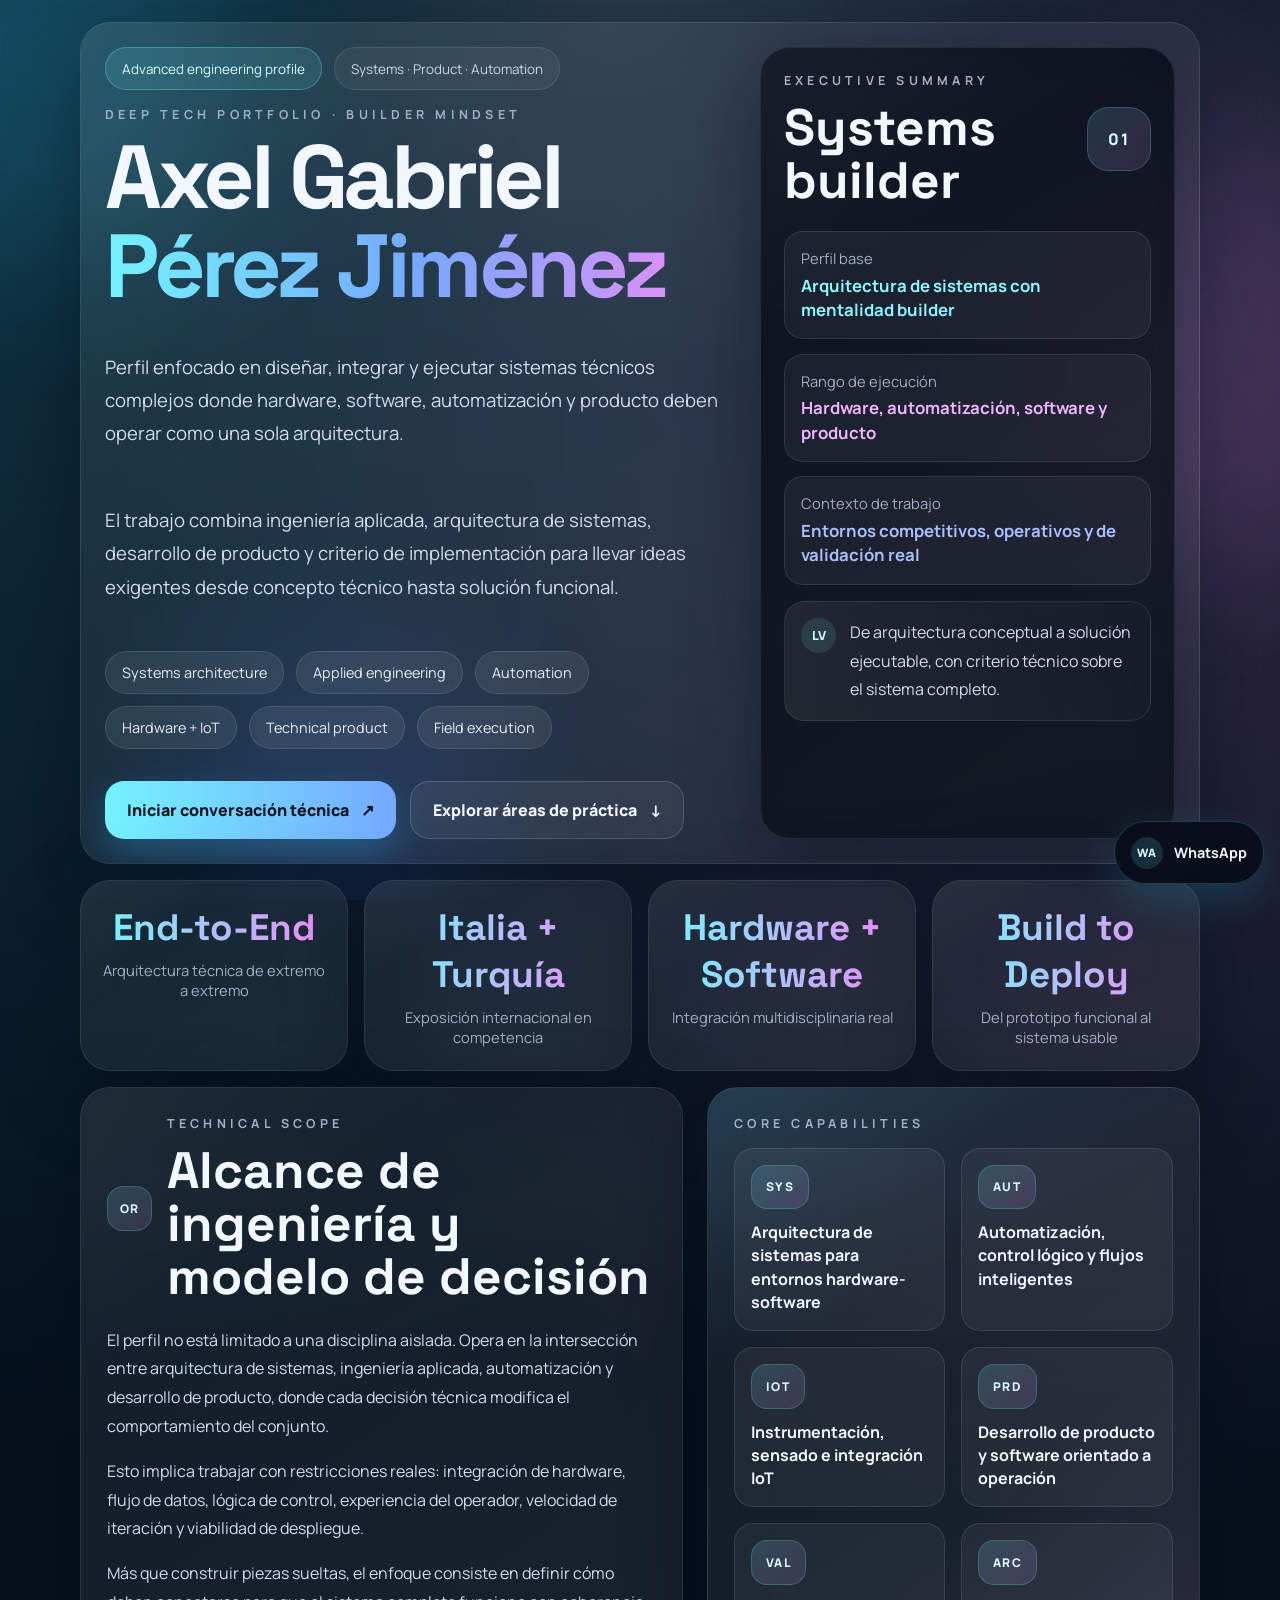
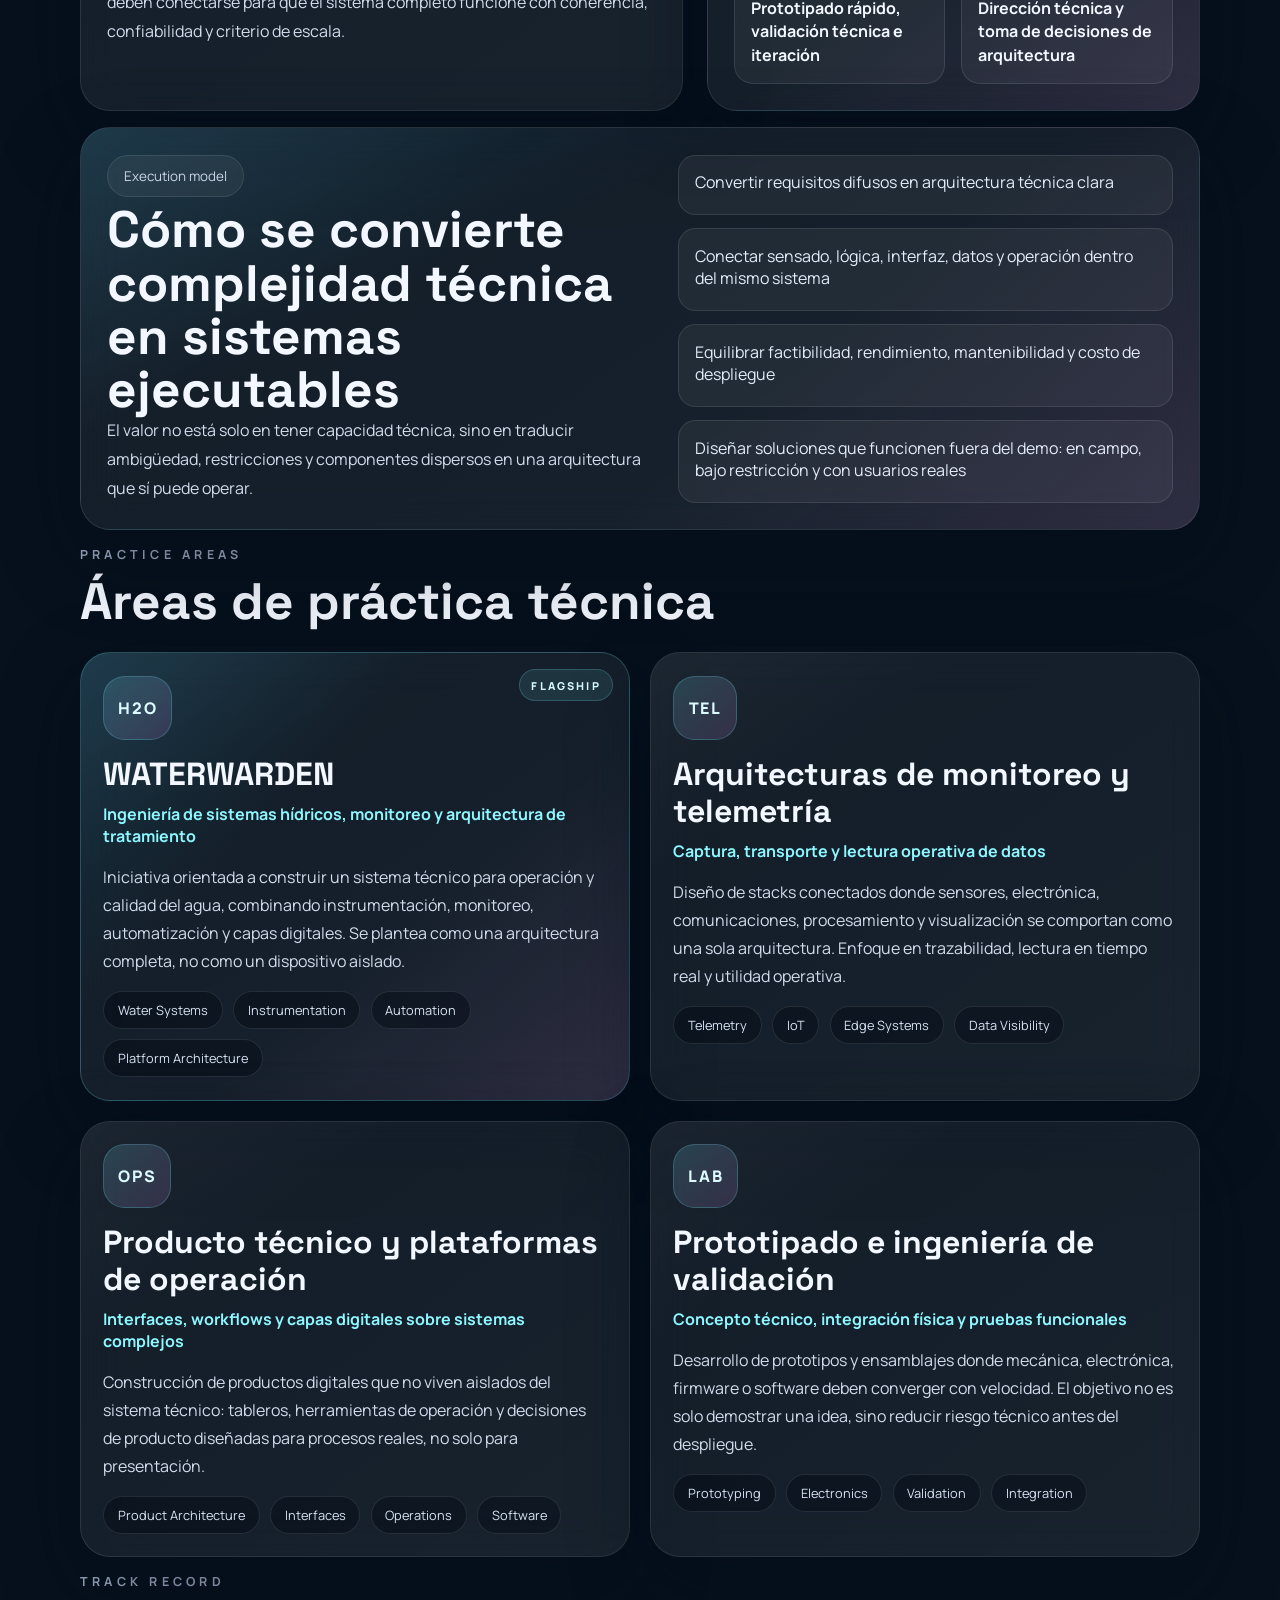
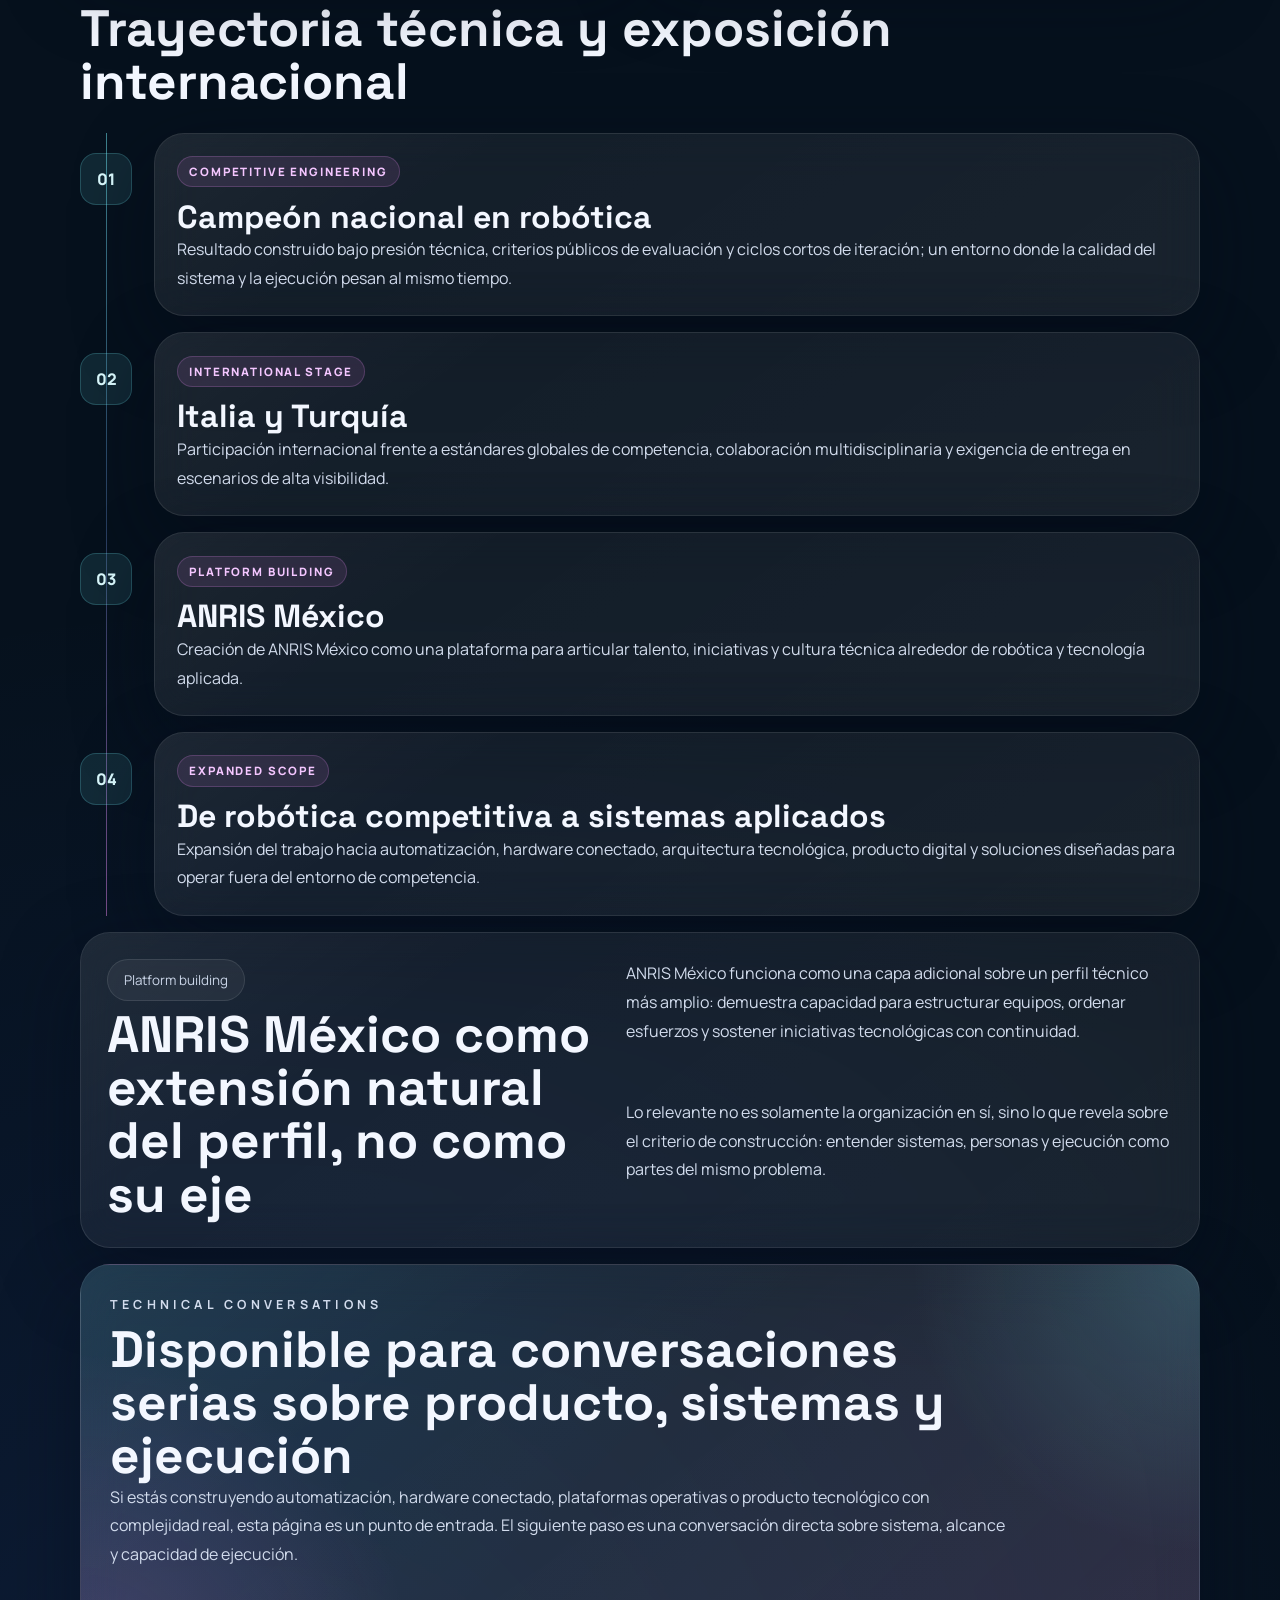
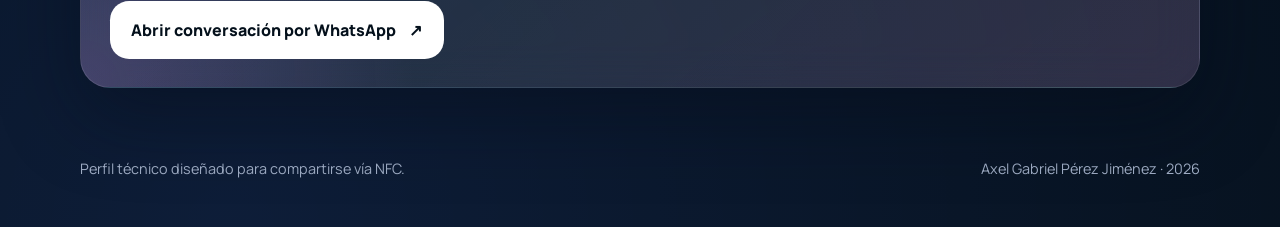
<file: public/index.html>
<!DOCTYPE html>
<html lang="es">
  <head>
    <meta charset="UTF-8" />
    <meta name="viewport" content="width=device-width, initial-scale=1.0" />
    <title>Axel Gabriel P&eacute;rez Jim&eacute;nez | Advanced Engineering Portfolio</title>
    <meta
      name="description"
      content="Portafolio profesional de Axel Gabriel P&eacute;rez Jim&eacute;nez. Arquitectura de sistemas, automatizaci&oacute;n, hardware conectado, producto t&eacute;cnico y ejecuci&oacute;n de soluciones reales."
    />
    <meta name="theme-color" content="#06111d" />
    <meta property="og:title" content="Axel Gabriel P&eacute;rez Jim&eacute;nez | Advanced Engineering Portfolio" />
    <meta
      property="og:description"
      content="Perfil t&eacute;cnico con enfoque en sistemas complejos, automatizaci&oacute;n, hardware, IoT, desarrollo de producto y ejecuci&oacute;n avanzada."
    />
    <meta property="og:type" content="website" />
    <meta property="og:image" content="./assets/og-image.svg" />
    <meta name="twitter:card" content="summary_large_image" />
    <meta name="twitter:title" content="Axel Gabriel P&eacute;rez Jim&eacute;nez | Advanced Engineering Portfolio" />
    <meta
      name="twitter:description"
      content="Advanced engineering profile con arquitectura de sistemas, producto t&eacute;cnico, automatizaci&oacute;n y soluciones reales."
    />
    <meta name="twitter:image" content="./assets/og-image.svg" />
    <link rel="icon" href="./assets/favicon.svg" type="image/svg+xml" />
    <link rel="manifest" href="./site.webmanifest" />
    <link rel="preconnect" href="https://fonts.googleapis.com" />
    <link rel="preconnect" href="https://fonts.gstatic.com" crossorigin />
    <link
      href="https://fonts.googleapis.com/css2?family=Manrope:wght@400;500;600;700;800&family=Space+Grotesk:wght@500;700&display=swap"
      rel="stylesheet"
    />
    <link rel="stylesheet" href="./assets/styles.css" />
    <script type="application/ld+json">
      {
        "@context": "https://schema.org",
        "@type": "Person",
        "name": "Axel Gabriel P\u00e9rez Jim\u00e9nez",
        "jobTitle": "Ingeniero de sistemas y arquitecto tecnol\u00f3gico",
        "description": "Perfil profesional orientado a arquitectura de sistemas, automatizaci\u00f3n, hardware conectado, desarrollo de producto y ejecuci\u00f3n t\u00e9cnica real.",
        "telephone": "+52 844 495 6004"
      }
    </script>
    <script defer src="./assets/app.js"></script>
  </head>
  <body>
    <a class="skip-link" href="#contenido">Saltar al contenido</a>

    <div class="background-layer" aria-hidden="true">
      <div class="orb orb-cyan"></div>
      <div class="orb orb-pink"></div>
      <div class="orb orb-blue"></div>
      <div class="grid-overlay"></div>
      <div class="spotlight-overlay"></div>
    </div>

    <a
      class="floating-whatsapp"
      data-whatsapp-link
      href="#"
      target="_blank"
      rel="noopener noreferrer"
      aria-label="Contactar a Axel Gabriel P&eacute;rez Jim&eacute;nez por WhatsApp"
    >
      <span class="floating-whatsapp__icon" aria-hidden="true">WA</span>
      <span class="floating-whatsapp__text">WhatsApp</span>
    </a>

    <main id="contenido" class="site-shell">
      <section class="section section-top">
        <div class="hero panel reveal">
          <div class="hero__inner">
            <div class="hero__copy">
              <div class="hero__eyebrows">
                <span class="pill pill-highlight">Advanced engineering profile</span>
                <span class="pill pill-muted">Systems &middot; Product &middot; Automation</span>
              </div>

              <p class="micro-label">Deep tech portfolio &middot; Builder mindset</p>
              <h1 class="hero__title">
                Axel Gabriel
                <span>P&eacute;rez Jim&eacute;nez</span>
              </h1>

              <div class="hero__text">
                <p>
                  Perfil enfocado en dise&ntilde;ar, integrar y ejecutar sistemas t&eacute;cnicos complejos donde hardware,
                  software, automatizaci&oacute;n y producto deben operar como una sola arquitectura.
                </p>
                <p>
                  El trabajo combina ingenier&iacute;a aplicada, arquitectura de sistemas, desarrollo de producto y criterio de
                  implementaci&oacute;n para llevar ideas exigentes desde concepto t&eacute;cnico hasta soluci&oacute;n funcional.
                </p>
              </div>

              <ul id="hero-tags" class="tag-list" aria-label="Capacidades principales"></ul>

              <div class="hero__actions">
                <a
                  class="button button-primary"
                  data-whatsapp-link
                  href="#"
                  target="_blank"
                  rel="noopener noreferrer"
                >
                  <span>Iniciar conversaci&oacute;n t&eacute;cnica</span>
                  <span aria-hidden="true">↗</span>
                </a>
                <a class="button button-secondary" href="#proyectos">
                  <span>Explorar &aacute;reas de pr&aacute;ctica</span>
                  <span aria-hidden="true">↓</span>
                </a>
              </div>
            </div>

            <aside class="hero__card panel panel-dark reveal reveal-delay-1" aria-label="Resumen ejecutivo t&eacute;cnico">
              <div class="hero-card__header">
                <div>
                  <p class="micro-label">Executive summary</p>
                  <h2>Systems builder</h2>
                </div>
                <div class="token-badge token-badge-large">01</div>
              </div>

              <ul id="profile-highlights" class="profile-list"></ul>

              <div class="quote-box">
                <span class="quote-box__token" aria-hidden="true">LV</span>
                <p>
                  De arquitectura conceptual a soluci&oacute;n ejecutable, con criterio t&eacute;cnico sobre el sistema completo.
                </p>
              </div>
            </aside>
          </div>
        </div>
      </section>

      <section class="section">
        <ul id="stats-grid" class="stats-grid" aria-label="Se&ntilde;ales clave del perfil"></ul>
      </section>

      <section class="section section-split">
        <article class="panel panel-padded reveal" aria-labelledby="alcance-tecnico">
          <div class="section-heading-inline">
            <div class="token-badge">OR</div>
            <div>
              <p class="micro-label">Technical scope</p>
              <h2 id="alcance-tecnico">Alcance de ingenier&iacute;a y modelo de decisi&oacute;n</h2>
            </div>
          </div>

          <div class="body-copy">
            <p>
              El perfil no est&aacute; limitado a una disciplina aislada. Opera en la intersecci&oacute;n entre arquitectura de
              sistemas, ingenier&iacute;a aplicada, automatizaci&oacute;n y desarrollo de producto, donde cada decisi&oacute;n t&eacute;cnica
              modifica el comportamiento del conjunto.
            </p>
            <p>
              Esto implica trabajar con restricciones reales: integraci&oacute;n de hardware, flujo de datos, l&oacute;gica de
              control, experiencia del operador, velocidad de iteraci&oacute;n y viabilidad de despliegue.
            </p>
            <p>
              M&aacute;s que construir piezas sueltas, el enfoque consiste en definir c&oacute;mo deben conectarse para que el
              sistema completo funcione con coherencia, confiabilidad y criterio de escala.
            </p>
          </div>
        </article>

        <aside class="panel panel-accent panel-padded reveal reveal-delay-1" aria-labelledby="capacidades-core">
          <p class="micro-label">Core capabilities</p>
          <h2 id="capacidades-core" class="visually-hidden">Capacidades principales</h2>
          <ul id="strengths-grid" class="strengths-grid" aria-label="Capacidades principales"></ul>
        </aside>
      </section>

      <section class="section">
        <article class="panel panel-accent panel-wide reveal" aria-labelledby="modelo-ejecucion">
          <div class="panel-wide__intro">
            <span class="pill pill-muted">Execution model</span>
            <h2 id="modelo-ejecucion">C&oacute;mo se convierte complejidad t&eacute;cnica en sistemas ejecutables</h2>
            <p>
              El valor no est&aacute; solo en tener capacidad t&eacute;cnica, sino en traducir ambig&uuml;edad, restricciones y
              componentes dispersos en una arquitectura que s&iacute; puede operar.
            </p>
          </div>

          <ul id="impact-grid" class="impact-grid" aria-label="Modelo de ejecuci&oacute;n"></ul>
        </article>
      </section>

      <section id="proyectos" class="section" aria-labelledby="titulo-practica">
        <header class="section-header">
          <p class="micro-label">Practice areas</p>
          <h2 id="titulo-practica">&Aacute;reas de pr&aacute;ctica t&eacute;cnica</h2>
        </header>

        <ul id="projects-grid" class="projects-grid" aria-label="Portafolio profesional"></ul>
      </section>

      <section class="section" aria-labelledby="titulo-trayectoria">
        <header class="section-header">
          <p class="micro-label">Track record</p>
          <h2 id="titulo-trayectoria">Trayectoria t&eacute;cnica y exposici&oacute;n internacional</h2>
        </header>

        <ol id="timeline" class="timeline" aria-label="Trayectoria profesional"></ol>
      </section>

      <section class="section">
        <article class="panel reveal" aria-labelledby="platform-building">
          <div class="section-split__content">
            <div>
              <span class="pill pill-muted">Platform building</span>
              <h2 id="platform-building">ANRIS M&eacute;xico como extensi&oacute;n natural del perfil, no como su eje</h2>
            </div>

            <div class="body-copy">
              <p>
                ANRIS M&eacute;xico funciona como una capa adicional sobre un perfil t&eacute;cnico m&aacute;s amplio: demuestra capacidad
                para estructurar equipos, ordenar esfuerzos y sostener iniciativas tecnol&oacute;gicas con continuidad.
              </p>
              <p>
                Lo relevante no es solamente la organizaci&oacute;n en s&iacute;, sino lo que revela sobre el criterio de
                construcci&oacute;n: entender sistemas, personas y ejecuci&oacute;n como partes del mismo problema.
              </p>
            </div>
          </div>
        </article>
      </section>

      <section class="section section-bottom">
        <article class="cta panel panel-cta reveal" aria-labelledby="contacto-tecnico">
          <div class="cta__content">
            <p class="micro-label">Technical conversations</p>
            <h2 id="contacto-tecnico">Disponible para conversaciones serias sobre producto, sistemas y ejecuci&oacute;n</h2>
            <p>
              Si est&aacute;s construyendo automatizaci&oacute;n, hardware conectado, plataformas operativas o producto tecnol&oacute;gico
              con complejidad real, esta p&aacute;gina es un punto de entrada. El siguiente paso es una conversaci&oacute;n directa
              sobre sistema, alcance y capacidad de ejecuci&oacute;n.
            </p>

            <div class="hero__actions">
              <a
                class="button button-light"
                data-whatsapp-link
                href="#"
                target="_blank"
                rel="noopener noreferrer"
              >
                <span>Abrir conversaci&oacute;n por WhatsApp</span>
                <span aria-hidden="true">↗</span>
              </a>
            </div>
          </div>
        </article>
      </section>
    </main>

    <footer class="site-footer">
      <p>Perfil t&eacute;cnico dise&ntilde;ado para compartirse v&iacute;a NFC.</p>
      <p id="footer-year">Axel Gabriel P&eacute;rez Jim&eacute;nez</p>
    </footer>
  </body>
</html>
</file>
<file: public/assets/styles.css>
:root {
  --bg: #06111d;
  --bg-elevated: rgba(255, 255, 255, 0.06);
  --bg-strong: rgba(5, 10, 22, 0.8);
  --line: rgba(255, 255, 255, 0.1);
  --line-strong: rgba(255, 255, 255, 0.16);
  --text: #f3f7ff;
  --muted: #a1afc7;
  --cyan: #74f3ff;
  --blue: #76a9ff;
  --pink: #ef8cf7;
  --shadow: 0 28px 80px rgba(4, 10, 25, 0.45);
  --radius: 30px;
  --content-width: min(1120px, calc(100vw - 2rem));
}

* {
  box-sizing: border-box;
}

html {
  scroll-behavior: smooth;
}

body {
  margin: 0;
  min-height: 100vh;
  color: var(--text);
  background:
    radial-gradient(circle at top left, rgba(70, 211, 255, 0.18), transparent 28%),
    radial-gradient(circle at 92% 10%, rgba(239, 140, 247, 0.16), transparent 22%),
    radial-gradient(circle at 18% 100%, rgba(68, 118, 255, 0.12), transparent 24%),
    var(--bg);
  font-family: "Manrope", sans-serif;
  overflow-x: hidden;
}

body::selection {
  background: rgba(116, 243, 255, 0.28);
  color: white;
}

a {
  color: inherit;
  text-decoration: none;
}

button,
a,
input,
textarea,
select {
  -webkit-tap-highlight-color: transparent;
}

.skip-link {
  position: absolute;
  left: 1rem;
  top: -4rem;
  z-index: 200;
  padding: 0.9rem 1rem;
  border-radius: 999px;
  background: white;
  color: #05111d;
  font-weight: 800;
  transition: top 0.2s ease;
}

.skip-link:focus {
  top: 1rem;
}

.background-layer {
  position: fixed;
  inset: 0;
  pointer-events: none;
  overflow: hidden;
}

.orb {
  position: absolute;
  border-radius: 999px;
  filter: blur(80px);
  opacity: 0.8;
}

.orb-cyan {
  left: -8rem;
  top: -7rem;
  width: 24rem;
  height: 24rem;
  background: rgba(35, 221, 255, 0.18);
}

.orb-pink {
  right: -7rem;
  top: 7rem;
  width: 28rem;
  height: 28rem;
  background: rgba(239, 140, 247, 0.18);
}

.orb-blue {
  left: 12%;
  bottom: -5rem;
  width: 22rem;
  height: 22rem;
  background: rgba(68, 118, 255, 0.18);
}

.grid-overlay {
  position: absolute;
  inset: 0;
  opacity: 0.08;
  background-image:
    linear-gradient(rgba(255, 255, 255, 0.11) 1px, transparent 1px),
    linear-gradient(90deg, rgba(255, 255, 255, 0.11) 1px, transparent 1px);
  background-size: 42px 42px;
}

.spotlight-overlay {
  position: absolute;
  inset: 0;
  background: radial-gradient(circle at top, rgba(255, 255, 255, 0.08), transparent 36%);
}

.site-shell {
  position: relative;
  z-index: 1;
  width: var(--content-width);
  margin: 0 auto;
}

.section {
  padding: 1rem 0 0;
}

.section-top {
  padding-top: 1.4rem;
}

.section-bottom {
  padding-bottom: 3.5rem;
}

.section-split {
  display: grid;
  grid-template-columns: minmax(0, 1.1fr) minmax(0, 0.9fr);
  gap: 1.5rem;
}

.panel {
  position: relative;
  overflow: hidden;
  border: 1px solid var(--line);
  border-radius: var(--radius);
  background: var(--bg-elevated);
  box-shadow: var(--shadow);
  backdrop-filter: blur(22px);
}

.panel::before {
  content: "";
  position: absolute;
  inset: 0;
  pointer-events: none;
  background: linear-gradient(145deg, rgba(255, 255, 255, 0.04), transparent 28%, rgba(255, 255, 255, 0.02));
}

.panel-padded {
  padding: 1.65rem;
}

.panel-dark {
  background: var(--bg-strong);
}

.panel-accent {
  background:
    linear-gradient(155deg, rgba(36, 200, 255, 0.12), transparent 34%),
    linear-gradient(320deg, rgba(239, 140, 247, 0.1), transparent 38%),
    var(--bg-elevated);
}

.panel-wide {
  display: grid;
  grid-template-columns: minmax(0, 1.05fr) minmax(0, 0.95fr);
  gap: 1.5rem;
  padding: 1.65rem;
}

.panel-cta {
  background:
    radial-gradient(circle at right top, rgba(116, 243, 255, 0.18), transparent 24%),
    radial-gradient(circle at left bottom, rgba(239, 140, 247, 0.18), transparent 28%),
    linear-gradient(135deg, rgba(36, 200, 255, 0.1), rgba(255, 255, 255, 0.04) 48%, rgba(239, 140, 247, 0.1)),
    var(--bg-elevated);
}

.micro-label {
  margin: 0 0 0.75rem;
  color: var(--muted);
  font-size: 0.78rem;
  font-weight: 700;
  letter-spacing: 0.34em;
  text-transform: uppercase;
}

.pill {
  display: inline-flex;
  align-items: center;
  gap: 0.5rem;
  padding: 0.7rem 1rem;
  border-radius: 999px;
  border: 1px solid var(--line);
  font-size: 0.84rem;
  color: #c9d4e7;
  background: rgba(255, 255, 255, 0.06);
}

.pill-highlight {
  border-color: rgba(116, 243, 255, 0.3);
  background: rgba(116, 243, 255, 0.12);
  color: #d6fbff;
}

.pill-muted {
  background: rgba(255, 255, 255, 0.05);
}

.hero {
  padding: 1.5rem;
}

.hero__inner {
  position: relative;
  z-index: 1;
  display: grid;
  grid-template-columns: minmax(0, 1.2fr) minmax(320px, 0.8fr);
  gap: 2rem;
  align-items: stretch;
}

.hero__eyebrows {
  display: flex;
  flex-wrap: wrap;
  gap: 0.75rem;
  margin-bottom: 1rem;
}

.hero__title {
  margin: 0;
  font-family: "Space Grotesk", sans-serif;
  font-size: clamp(3rem, 9vw, 5.6rem);
  line-height: 0.94;
  letter-spacing: -0.05em;
}

.hero__title span {
  display: block;
  margin-top: 0.3rem;
  background: linear-gradient(90deg, var(--cyan), var(--blue), var(--pink));
  -webkit-background-clip: text;
  background-clip: text;
  color: transparent;
}

.hero__text {
  display: grid;
  gap: 1rem;
  max-width: 49rem;
  margin-top: 1.5rem;
  color: #d4dceb;
  font-size: clamp(1rem, 1.6vw, 1.16rem);
  line-height: 1.8;
}

.tag-list,
.stats-grid,
.strengths-grid,
.impact-grid,
.projects-grid,
.timeline,
.profile-list,
.project-card__tags {
  list-style: none;
  padding: 0;
  margin: 0;
}

.tag-list {
  display: flex;
  flex-wrap: wrap;
  gap: 0.75rem;
  margin-top: 1.75rem;
}

.tag-list__item {
  padding: 0.7rem 1rem;
  border-radius: 999px;
  border: 1px solid var(--line);
  background: rgba(255, 255, 255, 0.08);
  color: #e7edf8;
  font-size: 0.9rem;
}

.hero__actions {
  display: flex;
  flex-wrap: wrap;
  gap: 0.9rem;
  margin-top: 2rem;
}

.button {
  display: inline-flex;
  align-items: center;
  justify-content: center;
  gap: 0.8rem;
  min-height: 3.6rem;
  padding: 0.95rem 1.35rem;
  border-radius: 1.2rem;
  font-weight: 800;
  transition:
    transform 0.2s ease,
    background-color 0.2s ease,
    border-color 0.2s ease,
    box-shadow 0.2s ease;
}

.button:hover {
  transform: translateY(-1px);
}

.button-primary {
  color: #05111d;
  background: linear-gradient(90deg, var(--cyan), var(--blue));
  box-shadow: 0 16px 36px rgba(51, 182, 255, 0.28);
}

.button-secondary {
  border: 1px solid var(--line-strong);
  background: rgba(255, 255, 255, 0.06);
}

.button-light {
  color: #04101b;
  background: #ffffff;
}

.hero__card {
  padding: 1.45rem;
}

.hero-card__header {
  display: flex;
  align-items: center;
  justify-content: space-between;
  gap: 1rem;
  margin-bottom: 1.5rem;
}

.hero-card__header h2,
.section-header h2,
.section-heading-inline h2,
.panel-wide__intro h2,
.section-split__content h2,
.cta__content h2 {
  margin: 0.4rem 0 0;
  font-family: "Space Grotesk", sans-serif;
  font-size: clamp(1.7rem, 4vw, 3.2rem);
  line-height: 1.04;
}

.token-badge {
  display: inline-flex;
  align-items: center;
  justify-content: center;
  min-width: 2.8rem;
  height: 2.8rem;
  padding: 0 0.85rem;
  border-radius: 1rem;
  border: 1px solid rgba(116, 243, 255, 0.2);
  background: linear-gradient(135deg, rgba(116, 243, 255, 0.16), rgba(239, 140, 247, 0.14));
  color: #dcfbff;
  font-size: 0.75rem;
  font-weight: 800;
  letter-spacing: 0.12em;
  text-transform: uppercase;
}

.token-badge-large {
  min-width: 4rem;
  height: 4rem;
  border-radius: 1.35rem;
  font-size: 1rem;
}

.profile-list {
  display: grid;
  gap: 0.9rem;
}

.profile-list__item {
  padding: 1rem;
  border-radius: 1.2rem;
  border: 1px solid var(--line);
  background: rgba(255, 255, 255, 0.05);
}

.profile-list__title {
  margin: 0;
  color: var(--muted);
  font-size: 0.92rem;
}

.profile-list__value {
  margin: 0.35rem 0 0;
  font-size: 1.05rem;
  font-weight: 700;
  line-height: 1.45;
}

.profile-list__value--cyan {
  color: #8df7ff;
}

.profile-list__value--pink {
  color: #efb5ff;
}

.profile-list__value--blue {
  color: #a9bfff;
}

.quote-box {
  display: flex;
  gap: 0.85rem;
  align-items: flex-start;
  padding: 1rem;
  margin-top: 1rem;
  border-radius: 1.3rem;
  border: 1px solid var(--line);
  background: linear-gradient(90deg, rgba(255, 255, 255, 0.07), rgba(255, 255, 255, 0.02));
}

.quote-box__token {
  display: inline-flex;
  align-items: center;
  justify-content: center;
  width: 2.2rem;
  height: 2.2rem;
  border-radius: 999px;
  background: rgba(116, 243, 255, 0.12);
  color: #d6fbff;
  font-weight: 800;
  font-size: 0.78rem;
  flex: 0 0 auto;
}

.quote-box p,
.panel-wide__intro p,
.timeline__card p,
.body-copy p,
.cta__content p,
.not-found-copy {
  margin: 0;
  color: #d2dced;
  line-height: 1.8;
}

.stats-grid {
  display: grid;
  grid-template-columns: repeat(4, minmax(0, 1fr));
  gap: 1rem;
}

.stats-card {
  padding: 1.45rem 1.25rem;
  text-align: center;
}

.stats-card__value {
  margin: 0;
  font-family: "Space Grotesk", sans-serif;
  font-size: clamp(1.6rem, 3vw, 2.3rem);
  font-weight: 700;
  background: linear-gradient(90deg, var(--cyan), var(--pink));
  -webkit-background-clip: text;
  background-clip: text;
  color: transparent;
}

.stats-card__label {
  margin: 0.55rem 0 0;
  color: var(--muted);
  font-size: 0.92rem;
}

.section-heading-inline {
  display: flex;
  gap: 0.9rem;
  align-items: center;
  margin-bottom: 1.4rem;
}

.body-copy {
  display: grid;
  gap: 1rem;
}

.section-header {
  margin-bottom: 1.5rem;
}

.strengths-grid {
  display: grid;
  grid-template-columns: repeat(2, minmax(0, 1fr));
  gap: 1rem;
  margin-top: 1rem;
}

.strength-card {
  padding: 1rem;
  border-radius: 1.2rem;
  border: 1px solid var(--line);
  background: rgba(255, 255, 255, 0.05);
  transition: transform 0.22s ease, background-color 0.22s ease;
}

.strength-card:hover {
  transform: translateY(-2px);
  background: rgba(255, 255, 255, 0.08);
}

.strength-card .token-badge {
  margin-bottom: 0.75rem;
}

.strength-card p {
  margin: 0;
  font-weight: 700;
  line-height: 1.45;
}

.impact-grid {
  display: grid;
  gap: 0.85rem;
}

.impact-item {
  padding: 0.95rem 1rem;
  border-radius: 1.1rem;
  border: 1px solid var(--line);
  background: rgba(255, 255, 255, 0.05);
  color: #e4ecfa;
}

.projects-grid {
  display: grid;
  grid-template-columns: repeat(2, minmax(0, 1fr));
  gap: 1.25rem;
}

.project-card {
  padding: 1.4rem;
}

.project-card--featured {
  border-color: rgba(116, 243, 255, 0.22);
  background:
    linear-gradient(135deg, rgba(36, 200, 255, 0.13), transparent 36%),
    linear-gradient(320deg, rgba(239, 140, 247, 0.1), transparent 40%),
    rgba(255, 255, 255, 0.06);
}

.project-card__flag {
  position: absolute;
  top: 1rem;
  right: 1rem;
  padding: 0.45rem 0.7rem;
  border-radius: 999px;
  border: 1px solid rgba(116, 243, 255, 0.2);
  background: rgba(116, 243, 255, 0.1);
  color: #d7fbff;
  font-size: 0.68rem;
  font-weight: 800;
  letter-spacing: 0.2em;
  text-transform: uppercase;
}

.project-card__token {
  margin-bottom: 1rem;
}

.project-card h3,
.timeline__card h3,
.not-found-title {
  margin: 0;
  font-family: "Space Grotesk", sans-serif;
  font-size: clamp(1.4rem, 3vw, 2rem);
  line-height: 1.15;
}

.project-card__subtitle {
  margin: 0.65rem 0 0;
  color: #8df7ff;
  font-weight: 700;
}

.project-card__description {
  margin: 1rem 0 0;
  color: #d2dced;
  line-height: 1.75;
}

.project-card__tags {
  display: flex;
  flex-wrap: wrap;
  gap: 0.65rem;
  margin-top: 1rem;
}

.project-card__tag {
  padding: 0.56rem 0.85rem;
  border-radius: 999px;
  border: 1px solid var(--line);
  background: rgba(5, 12, 23, 0.55);
  color: #d8e2f4;
  font-size: 0.8rem;
}

.timeline {
  position: relative;
  display: grid;
  gap: 1rem;
}

.timeline::before {
  content: "";
  position: absolute;
  left: 1.65rem;
  top: 0;
  bottom: 0;
  width: 1px;
  background: linear-gradient(180deg, rgba(116, 243, 255, 0.5), rgba(118, 169, 255, 0.3), rgba(239, 140, 247, 0.5));
}

.timeline__item {
  position: relative;
  padding-left: 4.6rem;
}

.timeline__year {
  position: absolute;
  left: 0;
  top: 1.3rem;
  display: inline-flex;
  align-items: center;
  justify-content: center;
  width: 3.25rem;
  height: 3.25rem;
  border-radius: 1rem;
  border: 1px solid rgba(116, 243, 255, 0.2);
  background: rgba(116, 243, 255, 0.1);
  color: #dbfbff;
  font-weight: 800;
}

.timeline__card {
  padding: 1.4rem;
}

.timeline__header {
  display: flex;
  align-items: center;
  gap: 0.7rem;
  margin-bottom: 0.7rem;
}

.timeline__label {
  padding: 0.45rem 0.7rem;
  border-radius: 999px;
  border: 1px solid rgba(239, 140, 247, 0.2);
  background: rgba(239, 140, 247, 0.1);
  color: #f4c5ff;
  font-size: 0.72rem;
  font-weight: 800;
  letter-spacing: 0.16em;
  text-transform: uppercase;
}

.timeline__year-mobile {
  display: none;
  color: #d7fbff;
  font-size: 0.76rem;
  font-weight: 800;
  letter-spacing: 0.16em;
  text-transform: uppercase;
}

.section-split__content {
  display: grid;
  grid-template-columns: minmax(0, 0.95fr) minmax(0, 1.05fr);
  gap: 1.5rem;
  padding: 1.65rem;
}

.cta {
  padding: 1.8rem;
}

.cta__content {
  position: relative;
  z-index: 1;
  max-width: 56rem;
}

.site-footer {
  width: var(--content-width);
  margin: 0 auto;
  padding: 0 0 2.2rem;
  display: flex;
  flex-wrap: wrap;
  justify-content: space-between;
  gap: 0.75rem;
  color: var(--muted);
  font-size: 0.9rem;
}

.floating-whatsapp {
  position: fixed;
  right: 1rem;
  bottom: 1rem;
  z-index: 50;
  display: inline-flex;
  align-items: center;
  gap: 0.7rem;
  padding: 0.9rem 1rem;
  border-radius: 999px;
  border: 1px solid rgba(116, 243, 255, 0.2);
  background: rgba(5, 12, 23, 0.82);
  box-shadow: 0 16px 44px rgba(34, 211, 238, 0.18);
  backdrop-filter: blur(18px);
  transition: transform 0.2s ease, background-color 0.2s ease;
}

.floating-whatsapp:hover {
  transform: translateY(-1px);
  background: rgba(6, 18, 32, 0.92);
}

.floating-whatsapp__icon {
  display: inline-flex;
  align-items: center;
  justify-content: center;
  width: 2rem;
  height: 2rem;
  border-radius: 999px;
  background: rgba(116, 243, 255, 0.14);
  color: #d7fbff;
  font-size: 0.72rem;
  font-weight: 800;
  letter-spacing: 0.08em;
}

.floating-whatsapp__text {
  font-size: 0.9rem;
  font-weight: 700;
}

.visually-hidden {
  position: absolute;
  width: 1px;
  height: 1px;
  padding: 0;
  margin: -1px;
  overflow: hidden;
  clip: rect(0, 0, 0, 0);
  white-space: nowrap;
  border: 0;
}

.reveal {
  opacity: 0;
  transform: translateY(24px);
  transition:
    opacity 0.65s ease,
    transform 0.65s ease;
}

.reveal-delay-1 {
  transition-delay: 0.08s;
}

.reveal-delay-2 {
  transition-delay: 0.14s;
}

.reveal-delay-3 {
  transition-delay: 0.2s;
}

.reveal.is-visible {
  opacity: 1;
  transform: translateY(0);
}

.not-found-body {
  display: grid;
  place-items: center;
}

.not-found-shell {
  min-height: 100vh;
  display: grid;
  align-items: center;
}

@media (max-width: 1040px) {
  .hero__inner,
  .section-split,
  .panel-wide,
  .section-split__content {
    grid-template-columns: 1fr;
  }

  .stats-grid,
  .projects-grid {
    grid-template-columns: repeat(2, minmax(0, 1fr));
  }
}

@media (max-width: 760px) {
  :root {
    --content-width: min(1120px, calc(100vw - 1.25rem));
    --radius: 26px;
  }

  .section {
    padding-top: 0.9rem;
  }

  .hero,
  .hero__card,
  .panel-padded,
  .panel-wide,
  .section-split__content,
  .cta,
  .project-card,
  .timeline__card {
    padding: 1.2rem;
  }

  .stats-grid,
  .strengths-grid,
  .projects-grid {
    grid-template-columns: 1fr;
  }

  .timeline::before {
    display: none;
  }

  .timeline__item {
    padding-left: 0;
  }

  .timeline__year {
    display: none;
  }

  .timeline__year-mobile {
    display: inline;
  }

  .hero__actions,
  .site-footer {
    flex-direction: column;
    align-items: stretch;
  }

  .button {
    width: 100%;
  }

  .floating-whatsapp {
    right: 0.75rem;
    bottom: 0.75rem;
    padding: 0.85rem 0.95rem;
  }
}

@media (max-width: 540px) {
  .hero__eyebrows {
    gap: 0.55rem;
  }

  .pill,
  .tag-list__item,
  .project-card__tag {
    font-size: 0.76rem;
  }

  .floating-whatsapp__text {
    display: none;
  }
}

@media (prefers-reduced-motion: reduce) {
  html {
    scroll-behavior: auto;
  }

  *,
  *::before,
  *::after {
    animation-duration: 0.01ms !important;
    animation-iteration-count: 1 !important;
    transition-duration: 0.01ms !important;
    scroll-behavior: auto !important;
  }

  .reveal {
    opacity: 1;
    transform: none;
  }
}
</file>
